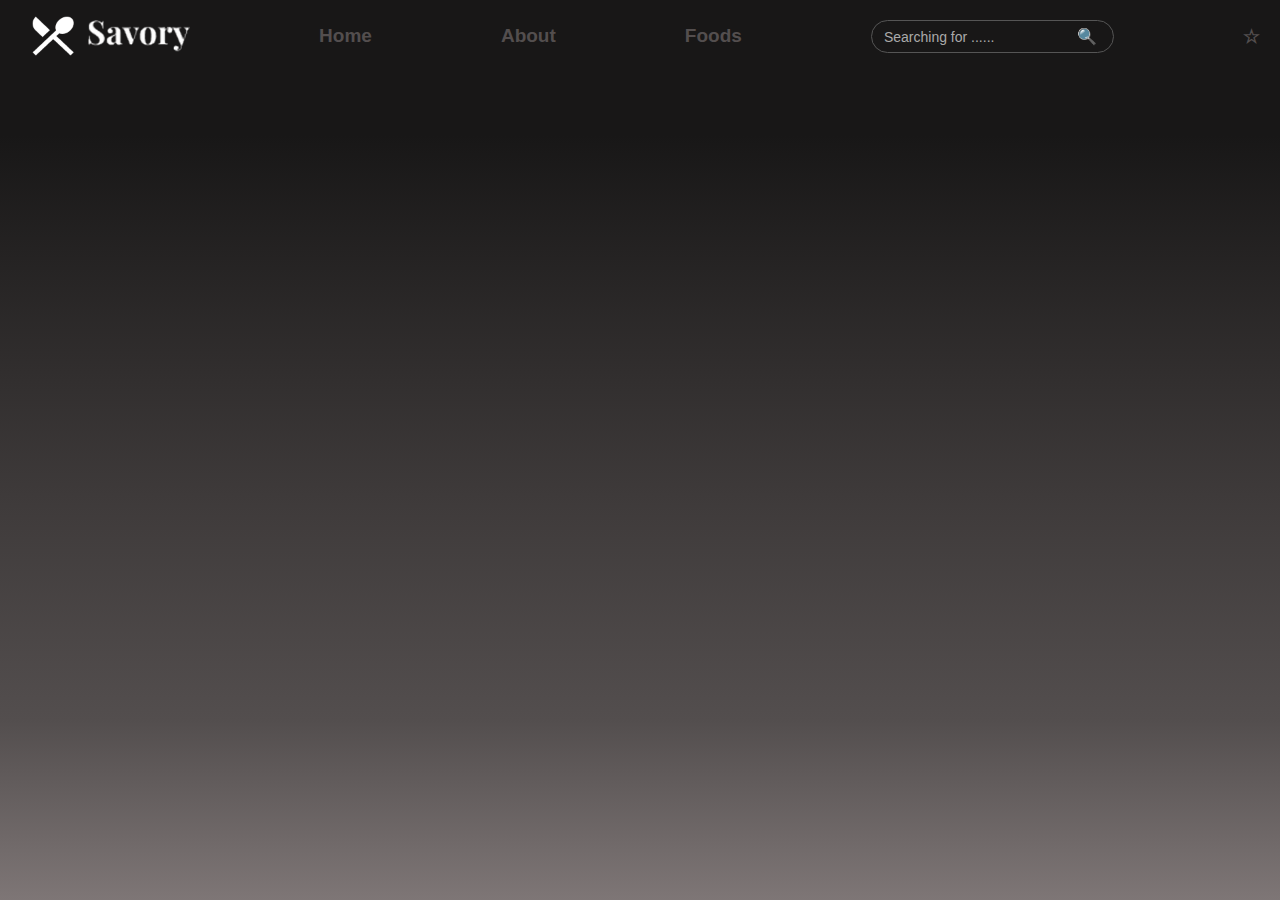
<file: index.html>
<!DOCTYPE html>
<html lang="ru">
  <head>
    <meta charset="UTF-8" />
    <title>Cooking</title>
    <link rel="stylesheet" href="style.css" />
  </head>
  <body>
    <div class="header">
      <img class="logo" src="/img/logo.png" />
      <a class="home" href="index.html">Home</a>
      <a class="about" href="about.html">About</a>
      <a class="foods" href="food.html">Foods</a>
      <div class="search-box">
        <input type="text" placeholder="Searching for ......" />
        <button class="search-btn">🔍</button>
      </div>
      <a class="star" href="favorites.html">☆</a>
    </div>
  </body>
</html>
</file>
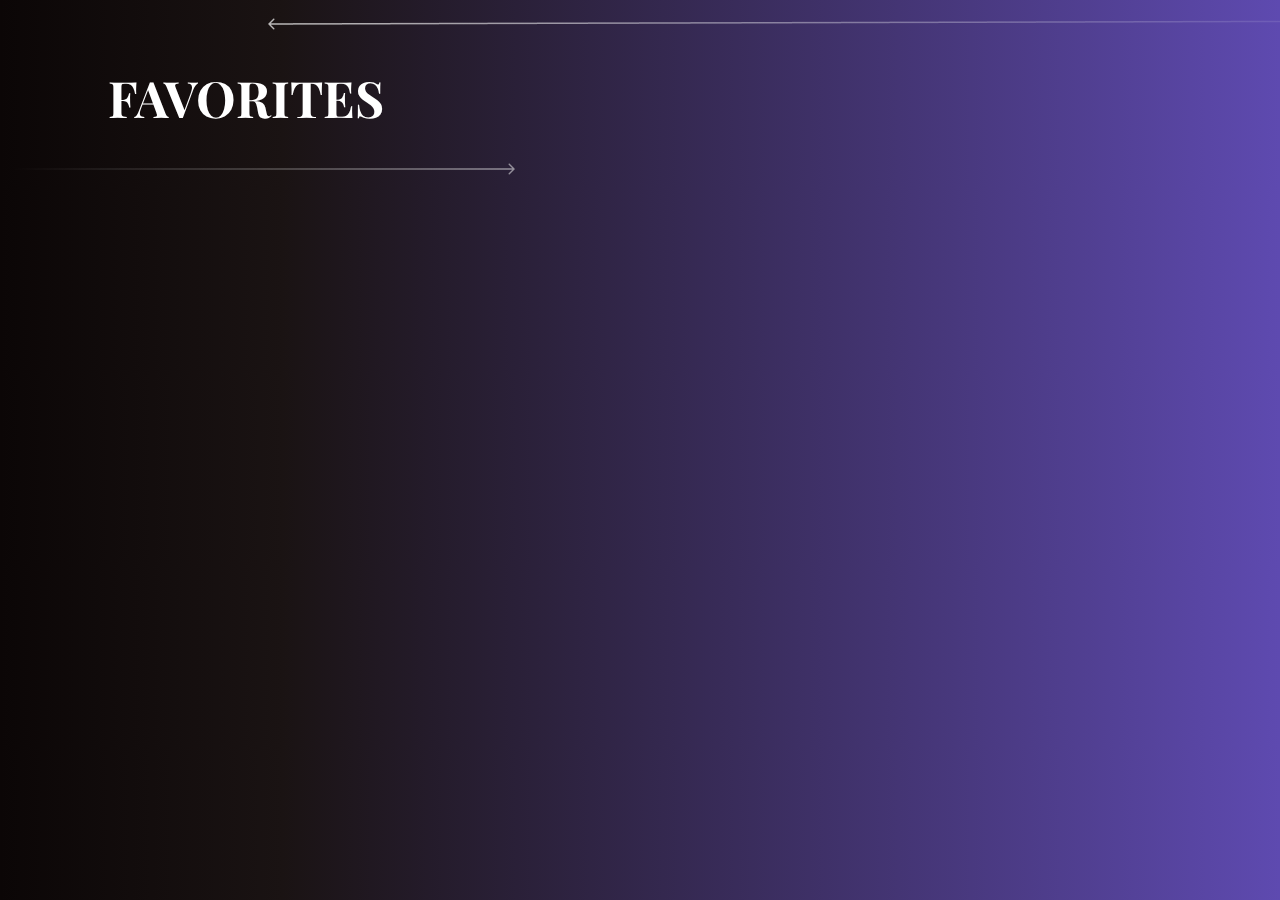
<file: favorites.html>
<!DOCTYPE html>
<html>
<head>
    <meta charset="UTF-8" />
    <title>favorites</title>
    <link rel="stylesheet" href="favorites.css" />
</head>
<body>
    <img class="arrow1" src="/img/arrow-1.png">
    <p>FAVORITES</p>
    <img class="arrow2" src="/img/arrow-2.png">

</body>
</html>
</file>
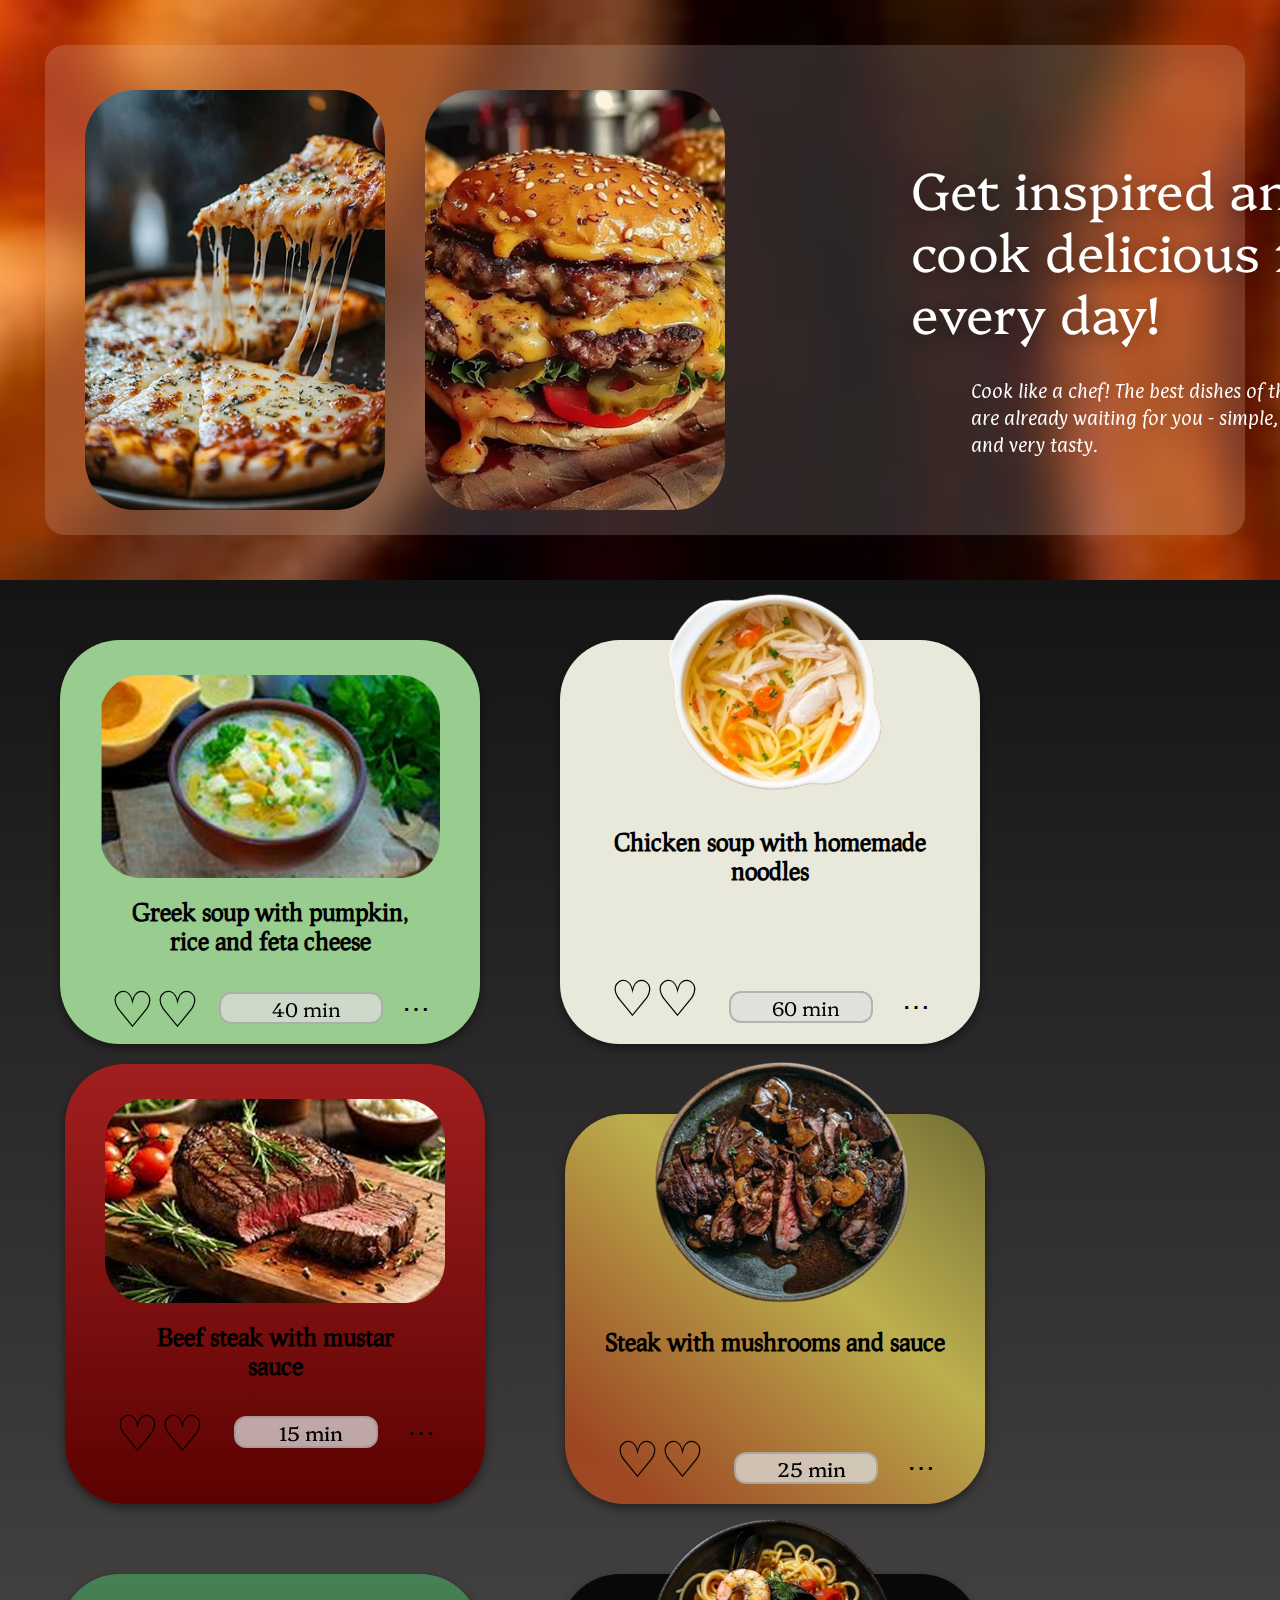
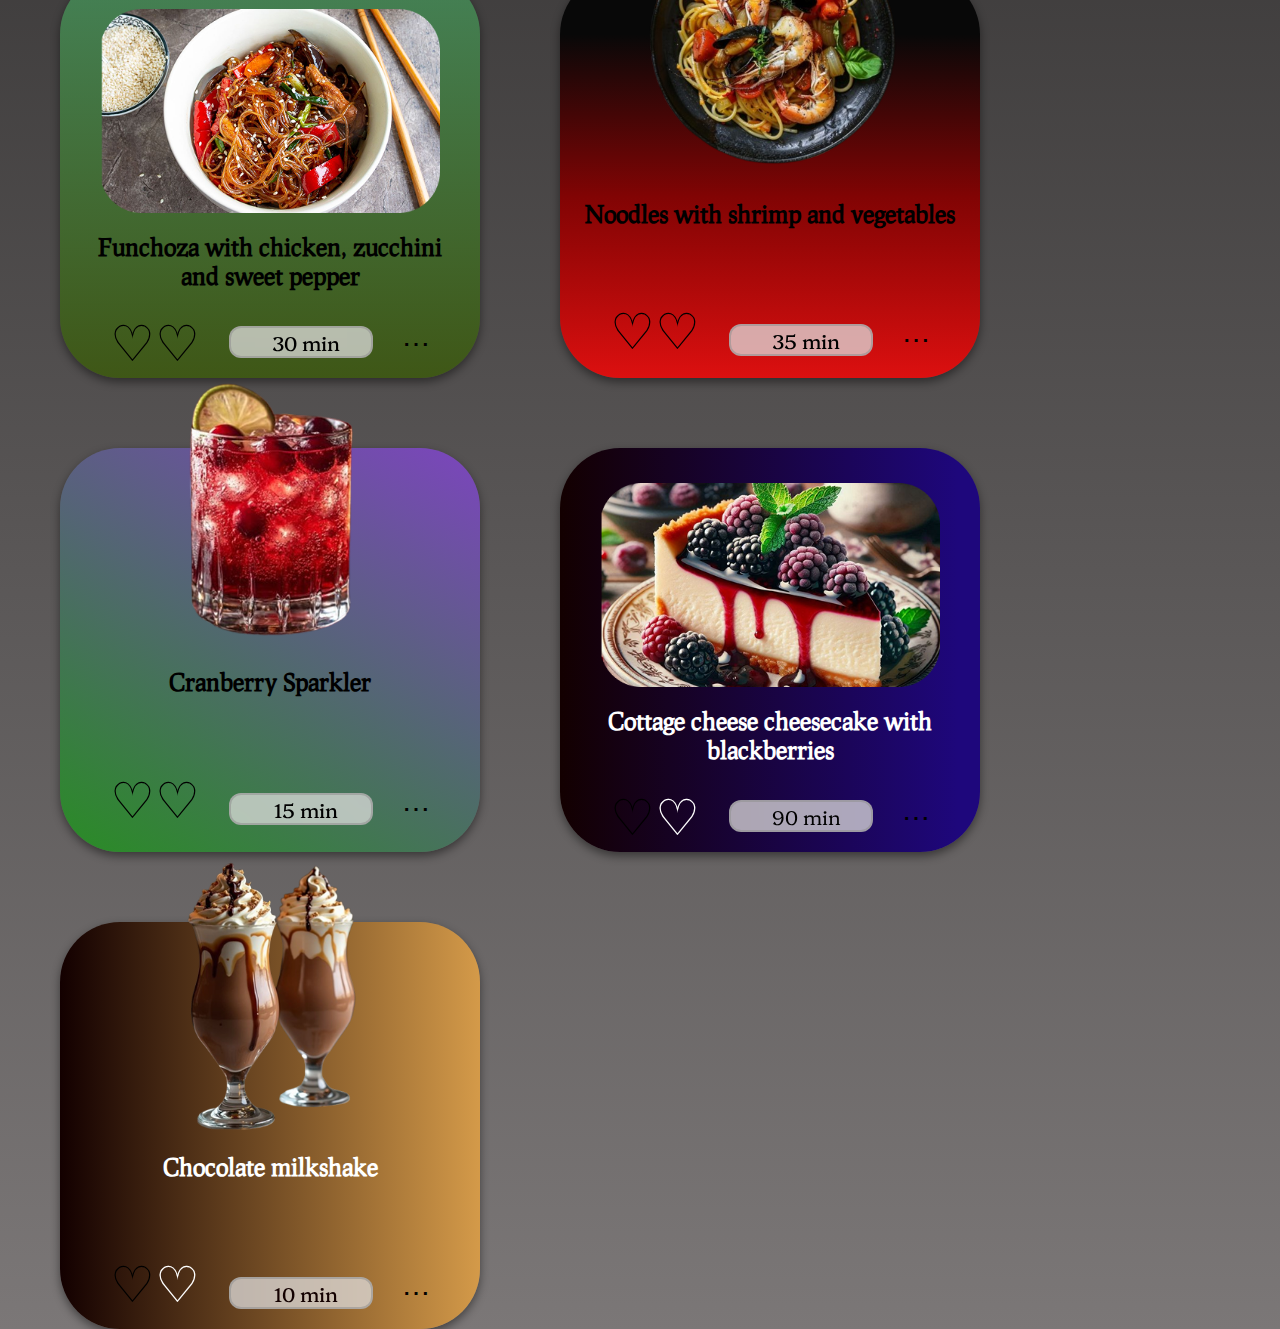
<file: food.html>
<!DOCTYPE html>
<html lang="ru">
  <head>
    <meta charset="UTF-8" />
    <title>food</title>
    <link rel="stylesheet" href="food.css" />
  </head>

  <body>
    <div class="container">
      <div class="blur-card">
        <div class="images">
          <img src="img/pizza-pc.png" alt="Pizza" />
          <img src="img/burger-pc.png" alt="Burger" />
        </div>
        <div class="text">
          <h1 class="promo">Get inspired and cook delicious food every day!</h1>
          <p class="lead">
            Cook like a chef! The best dishes of the day <br />are already
            waiting for you - simple, fast<br />
            and very tasty.
          </p>
        </div>
      </div>
    </div>
  </body>
  <div class="cards">
    <div class="card-one">
      <img class="img1" src="img/img 1(soup).png" />
      <h1>
        Greek soup with pumpkin,<br />
        rice and feta cheese
      </h1>
      <div class="card-footer1">
        <span class="heart">♡</span>
        <p class="button-1">40 min</p>
        <span class="dots">⋯</span>
      </div>
    </div>

    <div id="Modal1" class="modal">
      <div class="modal-content">
        <span class="close">&times;</span>
        <!-- Заголовок -->
        <h1 class="recipe-title">
          GREEK SOUP WITH PUMPKIN, RICE AND FETA CHEESE
        </h1>
        <!-- Контент -->
        <div class="recipe-body">
          <!-- Левая колонка -->
          <div class="ingredients">
            <h2>INGREDIENTS:</h2>
            <ul>
              <li>puff pastry – 1000g</li>
              <li>chicken fillet – 700g</li>
              <li>mushrooms – 700g</li>
              <li>onion – 1 pcs</li>
              <li>cheese – 250g</li>
              <li>butter – 100g</li>
            </ul>
          </div>
          <!-- Правая колонка (фото) -->
          <div class="recipe-image">
            <img
              src="img/img 1(soup).png"
              alt="Strudel with chicken and mushrooms"
            />
          </div>
        </div>
        <!-- Приготовление -->
        <div class="preparation">
          <h2>PREPARATION:</h2>
          <ol>
            <li>
              Chop the mushrooms and onions, salt them and fry in oil until
              golden brown. Let cool.
            </li>
            <li>
              Boil the chicken fillet in salted water, cut into small cubes and
              add to the mushrooms.
            </li>
            <li>
              Grate the cheese, mix with mushrooms and chicken. Add sour cream.
            </li>
            <li>Melt the butter and spread it around the dough.</li>
            <li>Wrap the dough into a roll, closing the edges.</li>
            <li>
              Bake in an oven preheated to 190 °C for 30–40 minutes until golden
              brown.
            </li>
          </ol>
        </div>
      </div>
    </div>

    <script src="food.js"></script>

    <div class="card-two">
      <img class="img2" src="img/img2.png" />
      <h1>
        Chicken soup with homemade<br />
        noodles
      </h1>
      <div class="card-footer2">
        <span class="heart">♡</span>
        <p class="button-2">60 min</p>
        <span class="dots">⋯</span>
      </div>
    </div>

    <div id="Modal2" class="modal">
      <div class="modal-content">
        <span class="close">&times;</span>

        <!-- Заголовок -->
        <h1 class="recipe-title">CHICKEN SOUP WITH HOMEMADE NOODLES</h1>

        <!-- Контент -->
        <div class="recipe-body">
          <!-- Левая колонка -->
          <div class="ingredients">
            <h2>INGREDIENTS:</h2>
            <ul>
              <li>onion – 2 pcs</li>
              <li>chicken – 800g</li>
              <li>celera – 2 pcs</li>
              <li>water – 1.5 liter of water</li>
              <li>green onion, parsley to taste*</li>
            </ul>
          </div>

          <!-- Правая колонка (фото) -->
          <div class="recipe-image2">
            <img src="img/img2.png" alt="CHICKEN SOUP WITH HOMEMADE NOODLES" />
          </div>
        </div>

        <!-- Приготовление -->
        <div class="preparation">
          <h2>PREPARATION:</h2>
          <ol>
            <li>
              Place the chicken, one onion, one carrot, and celery in a
              saucepan. Cover with water.
            </li>
            <li>
              Bring to a boil, simmer chicken broth for 1.5 hours with lid on.
            </li>
            <li>
              To prepare the noodles, beat 6 egg yolks and 1 egg with a whisk,
              adding salt and water.
            </li>
            <li>
              Place the dough on a board and knead for 8-10 minutes until
              smooth.
            </li>
            <li>
              Disassemble and lay out the noodles on a board and leave to dry
              for 20-30 minutes.
            </li>
            <li>
              Cut the second onion into cubes and the remaining carrots into
              strips.
            </li>
            <li>
              Add chopped carrots and onions to the broth. Add bay leaf,
              peppercorns and salt. Cook over low heat for 10 minutes.
            </li>
          </ol>
        </div>
      </div>
    </div>

    <div class="card-three">
      <img class="img3" src="img/img3.png" />
      <h1>
        Beef steak with mustar <br />
        sauce
      </h1>
      <div class="card-footer1">
        <span class="heart">♡</span>
        <p class="button-3">15 min</p>
        <span class="dots">⋯</span>
      </div>
    </div>
    
    <div id="Modal3" class="modal">
      <div class="modal-content">
        <span class="close">&times;</span>
        <h1 class="recipe-title">
          BEEF STEAK WITH MUSTAR SAUSE
        </h1>
        <div class="recipe-body">
          <div class="ingredients3">
            <h2>INGREDIENTS:</h2>
            <ul>
              <li>beef tenderloin – 450g</li>
              <li>sunflower oil – 3 tablespoons</li>
              <li>salt to taste</li>
              <li>mustard – 2 tablespoons</li>
              <li>garlic – 2 cloves</li>
              <li>cream 20-33% – 2 tbsp</li>
              <li>sugar – 1 tablespoons</li>
              <li>cilantro – 5 springs</li>
            </ul>
          </div>
          <div class="recipe-image">
            <img
              src="img/img3.png"
              alt="Strudel with chicken and mushrooms"
            />
          </div>
        </div>
        <!-- Приготовление -->
        <div class="preparation">
          <h2>PREPARATION:</h2>
          <ol>
            <li>
            Cut the meat across the grain into steaks 1-1.5 cm thick.
            </li>
            <li>
              Grease each piece of beef generously with vegetable oil and rub with salt and pepper.
            </li>
            <li>
              In a dry, very hot grill pan, fry the steaks for 4-5 minutes on each side. Turn off the heat and let the steaks "rest" in the pan for 3-4 minutes.
            </li>
            <li>
In a frying pan with heated sunflower oil , fry the garlic, sugar, soy sauce and mustard. Stir and simmer for 1 minute.</li>
            <li>Wrap the dough into a roll, closing the edges.</li>
            <li>
              Bake in an oven preheated to 190 °C for 30–40 minutes until golden
              brown.
            </li>
          </ol>
        </div>
      </div>
    </div>

    <div class="card-four">
      <img class="img4" src="img/img4.png" />
      <h1>Steak with mushrooms and sauce</h1>
      <div class="card-footer2">
        <span class="heart">♡</span>
        <p class="button-4">25 min</p>
        <span class="dots">⋯</span>
      </div>
    </div>

 <div id="Modal4" class="modal">
      <div class="modal-content">
        <span class="close">&times;</span>
        <h1 class="recipe-title">STEAK WITH MUSHROOMS AND SAUSE</h1>
        <div class="recipe-body">
          <div class="ingredients3">
            <h2>INGREDIENTS:</h2>
            <ul>
              <li>beef steak – 4 pcs</li>
              <li>salt – 0.5 pcs</li>
              <li>celera – 2 pcs</li>
              <li>garlic - 2 cloves</li>
              <li>sunflower oil</li>
              <li>balsamic vinegar - 2 tablespoons</li>      
              <li>mushrooms - 240g</li>
            </ul>
          </div>
          <div class="recipe-image4">
            <img src="img/img4.png" alt="STEAK WITH MUSHROOMS AND SAUSE" />
          </div>
        </div>
        <div class="preparation4">
          <h2>PREPARATION:</h2>
          <ol>
            <li>
              Place the chicken, one onion, one carrot, and celery in a
              saucepan. Cover with water.
            </li>
            <li>
              Bring to a boil, simmer chicken broth for 1.5 hours with lid on.
            </li>
            <li>
              To prepare the noodles, beat 6 egg yolks and 1 egg with a whisk,
              adding salt and water.
            </li>
            <li>
              Place the dough on a board and knead for 8-10 minutes until
              smooth.
            </li>
            <li>
              Disassemble and lay out the noodles on a board and leave to dry
              for 20-30 minutes.
            </li>
            <li>
              Cut the second onion into cubes and the remaining carrots into
              strips.
            </li>
            <li>
              Add chopped carrots and onions to the broth. Add bay leaf,
              peppercorns and salt. Cook over low heat for 10 minutes.
            </li>
          </ol>
        </div>
      </div>
    </div>

    <div class="card-five">
      <img class="img5" src="img/img5.png" />
      <h1>
        Funchoza with chicken, zucchini <br />
        and sweet pepper
      </h1>
      <div class="card-footer1">
        <span class="heart">♡</span>
        <p class="button-5">30 min</p>
        <span class="dots">⋯</span>
      </div>
    </div>

    <div id="Modal5" class="modal">
      <div class="modal-content">
        <span class="close">&times;</span>
        <h1 class="recipe-title">
          FUNCHOZA WITH CHICKEN, ZUCCHINI AND SWEET PEPPER
        </h1>
        <div class="recipe-body">
          <div class="ingredients3">
            <h2>INGREDIENTS:</h2>
            <ul>
              <li>Funchoza – 100g</li>
              <li>chicken fillet – 250g</li>
              <li>zucchini - 100g</li>
              <li>red bell pepper– 80g</li>
              <li>yellow bell pepper – 100g</li>
              <li>soy sause – 40 ml</li>
              <li>sunflower oil – 30 ml</li>
            </ul>
          </div>
          <div class="recipe-image">
            <img
              src="img/img5.png"
              alt="Funchoza with chicken, zucchini
        and sweet pepper"
            />
          </div>
        </div>
        <!-- Приготовление -->
        <div class="preparation">
          <h2>PREPARATION:</h2>
          <ol>
            <li>
            Rinse the chicken fillet and dry it with a paper towel. Cut the fillet into thin strips.
            </li>
            <li>
              Heat 1 tablespoon of oil in a deep frying pan or wok and add the chopped chicken meat. Pour in 20 ml of soy sauce.
            </li>
            <li>
              While the chicken is cooking, cut the zucchini into thin strips.
            </li>
            <li>
              Pour boiling water over the funchoza. Cover with a lid and leave for 4 minutes.
            </li>
            <li>Pour some vegetable oil into the frying pan, add chopped bell peppers, hot peppers and funchoza. Stir.</li>
            <li>
              Funchoza with chicken, zucchini and sweet pepper is ready to serve.
            </li>
          </ol>
        </div>
      </div>
    </div>

    <div class="card-six">
      <img class="img6" src="img/img6.png" />
      <h1>Noodles with shrimp and vegetables</h1>
      <div class="card-footer2">
        <span class="heart">♡</span>
        <p class="button-6">35 min</p>
        <span class="dots">⋯</span>
      </div>
    </div>

 <div id="Modal6" class="modal">
      <div class="modal-content">
        <span class="close">&times;</span>
        <h1 class="recipe-title">
        NOODLES WITH SHRIMP AND VEGETABLE
        </h1>
        <div class="recipe-body">
          <div class="ingredients3">
            <h2>INGREDIENTS:</h2>
            <ul>
              <li>funchoza – 100g</li>
              <li>chicken fillet – 250g</li>
              <li>zucchini - 100g</li>
              <li>red bell pepper– 80g</li>
              <li>yellow bell pepper – 100g</li>
              <li>soy sause – 40 ml</li>
              <li>sunflower oil – 30 ml</li>
            </ul>
          </div>
          <div class="recipe-image4">
            <img
              src="img/img6.png"
              alt="Funchoza with chicken, zucchini
        and sweet pepper"
            />
          </div>
        </div>
        <!-- Приготовление -->
        <div class="preparation4">
          <h2>PREPARATION:</h2>
          <ol>
            <li>
            Rinse the chicken fillet and dry it with a paper towel. Cut the fillet into thin strips.
            </li>
            <li>
              Heat 1 tablespoon of oil in a deep frying pan or wok and add the chopped chicken meat. Pour in 20 ml of soy sauce.
            </li>
            <li>
              While the chicken is cooking, cut the zucchini into thin strips.
            </li>
            <li>
              Pour boiling water over the funchoza. Cover with a lid and leave for 4 minutes.
            </li>
            <li>Pour some vegetable oil into the frying pan, add chopped bell peppers, hot peppers and funchoza. Stir.</li>
            <li>
              Funchoza with chicken, zucchini and sweet pepper is ready to serve.
            </li>
          </ol>
        </div>
      </div>
    </div>

    <div class="card-seven">
      <img class="img7" src="img/img7.png" />
      <h1>Cranberry Sparkler</h1>
      <div class="card-footer2">
        <span class="heart">♡</span>
        <p class="button-7">15 min</p>
        <span class="dots">⋯</span>
      </div>
    </div>
    <div class="card-eight">
      <img class="img8" src="img/img8.png" />
      <h1>Cottage cheese cheesecake with blackberries</h1>
      <div class="card-footer1">
        <span class="heart">♡</span>
        <p class="button-8">90 min</p>
        <span class="dots">⋯</span>
      </div>
    </div>
    <div class="card-nine">
      <img class="img9" src="img/img9.png" />
      <h1>Chocolate milkshake</h1>
      <div class="card-footer2">
        <span class="heart">♡</span>
        <p class="button-9">10 min</p>
        <span class="dots">⋯</span>
      </div>
    </div>
  </div>
</html>
</file>
<file: style.css>
@import url("https://fonts.googleapis.com/css2?family=Platypi:ital,wght@0,300..800;1,300..800&display=swap");
@import url("https://fonts.googleapis.com/css2?family=Paprika&display=swap");

body {
  margin: 0;
  background: linear-gradient(
    to bottom,
    #181717 15%,
    #3e3a3a 55%,
    #534e4e 80%,
    #7e7676 100%
  );
  min-height: 100vh;
  font-optical-sizing: auto;
  font-weight: 400;
  font-style: normal;
  font-variation-settings: "wdth" 100;
}

.logo {
  width: 170px;
}

header {
  position: sticky;
  top: 0;
  z-index: 100;
  background-color: #000;
}

.header {
  display: flex;
  align-items: center;
  justify-content: space-between;
  padding: 10px 20px;
  /* max-width: 1200px;
  margin: 0 auto; */
}

a {
  font-family: "Nata Sans", sans-serif;
  font-size: 19px;
  font-weight: bold;
  color: #534e4e;
  text-decoration: none;
  transition: 0.3s ease;
}

a:hover {
  color: rgba(255, 255, 255, 0.905);
  text-shadow: #ffffff;
  padding-bottom: 10px;
  text-shadow: 0 10px 25px rgb(255, 255, 255);
}

.search-box {
  background-color: transparent;
  border: 1px solid#555;
  border-radius: 65px;
  padding: 5px 10px;
  /* можно менять ширину */
}

.search-box input {
  background: transparent;
  border: none;
  outline: none;
  color: white;
  /* текст белый на темном фоне */
  font-size: 14px;
}

.search-box input::placeholder {
  color: #aaa;
  /* серый плейсхолдер */
}

.search-btn {
  background: none;
  border: none;
  cursor: pointer;
  font-size: 16px;
}

.heading {
  color: antiquewhite;
  font-weight: 500;
  margin-top: 120px;
  font-family: "Platypi", serif;
  margin-left: 50px;
  font-size: 42px;
}

.text {
  color: antiquewhite;
  font-weight: 300;
  font-family: "Paprika", system-ui;
  margin-top: 80px;
  margin-left: 90px;
  line-height: 1.7;
}

.picture {
  display: flex;
  flex-wrap: wrap;
  gap: 35px;
}

.soup {
  width: 300px;
  margin-left: 50%;
  margin-top: -410px;
}

.meat {
  width: 300px;
  margin-left: 73%;
  margin-top: -520px;
  height: 490px;
}

.picture2 {
  display: flex;
  gap: 35px;
  margin-left: 50px;
}

.soup2,
.pancake {
  width: 700px;
}

.cards {
  padding-top: 60px;
  display: flex;
  flex-wrap: wrap;
  justify-content: center;
  gap: 50px;
  margin-top: 60px;
}

.card-one {
  background-color: #e8e8db;
  width: 420px;
  border-radius: 60px;
  text-align: center;
  font-family: "Platypi", serif;
  font-size: 12px;
  font-weight: lighter;
  overflow: hidden;
  box-shadow: 0 4px 10px rgba(0, 0, 0, 0.452);
  transition: transform 0.3s ease, box-shadow 0.3s ease;
  cursor: pointer;
  height: 420px;
}

.img1 {
  width: 340px;
  margin-top: 35px;
}

.card-one:hover {
  transform: scale(1.01);
  box-shadow: 0 10px 25px rgb(104, 165, 92);
}

.button-1 {
  background-color: #d5d0d0;
  backdrop-filter: blur(10px);
  font-size: 20px;
  font-family: "Platypi", serif;
  border: 2px solid #91919193;
  width: 150px;
  border-radius: 12px;
  padding-left: 10px;
  padding: 10px;

  text-align: center;
  transition: background-color 0.5s ease, color 0.5s ease;
}

.button-1:hover {
  background-color: #649f64;
  color: #000;
}

.card-footer1 {
  display: flex;
  justify-content: space-between;
  align-items: center;
  margin: 0px 50px 0;
}

.heart {
  font-size: 50px;
  cursor: pointer;
}

.heart::before {
  content: "♡";
  transition: color 0.3s ease, transform 0.2s ease;
  color: black;
}

.heart:hover::before {
  content: "♥️";
  color: rgb(212, 207, 207);
  transform: scale(1.1);
}

.dots {
  font-size: 28px;
  cursor: pointer;
  transition: color 0.3s;
  color: black;
}

.card-two {
  background-color: #e8e8db;
  width: 420px;
  border-radius: 60px;
  font-family: "Platypi", serif;
  font-size: 12px;
  text-align: center;
  font-weight: lighter;
  box-shadow: 0 4px 10px rgba(0, 0, 0, 0.452);
  transition: transform 0.3s ease, box-shadow 0.3s ease;
  cursor: pointer;
  height: 420px;
}

.img2 {
  width: 275px;
  margin-top: -50px;
}

.button-2 {
  background-color: #d5d0d0;
  backdrop-filter: blur(10px);
  font-size: 20px;
  font-family: "Platypi", serif;
  border: 2px solid #91919193;
  width: 130px;
  border-radius: 12px;
  margin-top: 90px;
  padding: 10px;
  padding-left: 10px;
  text-align: center;
  transition: background-color 0.5s ease, color 0.5s ease;
}

.button-2:hover {
  background-color: #b0b2b0;
  color: #000;
}

.card-two:hover {
  transform: scale(1.01);
  box-shadow: 0 15px 30px rgb(255, 255, 255);
}

.card-footer2 {
  display: flex;
  justify-content: space-between;
  align-items: baseline;
  margin: 0px 50px 0;
  margin-top: -65px;
}

.card-three {
  background-color: #e8e8db;
  width: 420px;
  border-radius: 60px;
  font-family: "Platypi", serif;
  font-size: 12px;
  text-align: center;
  overflow: hidden;
  box-shadow: 0 4px 10px rgba(0, 0, 0, 0.452);
  transition: transform 0.3s ease, box-shadow 0.3s ease;
  cursor: pointer;
  height: 420px;
}

.img3 {
  width: 340px;
  margin-top: 35px;
}

.button-3:hover {
  background-color: #000000;
  color: #ffffff;
  border: #000000;
}

.card-three:hover {
  transform: scale(1.01);
  box-shadow: 0 15px 30px rgb(255, 0, 0);
}

.button-3 {
  background-color: #d5d0d0;
  backdrop-filter: blur(10px);
  font-size: 20px;
  font-family: "Platypi", serif;
  border: 2px solid #91919193;
  width: 130px;
  padding: 10px;
  border-radius: 12px;
  padding-left: 10px;
  text-align: center;
  transition: background-color 0.5s ease, color 0.5s ease;
}

.card-footer3 {
  display: flex;
  justify-content: space-between;
  align-items: baseline;
  margin: 0px 50px 0;
  margin-top: 40px;
}

.card-four {
  background-color: #e8e8db;
  width: 420px;
  margin-top: 50px;
  border-radius: 60px;
  font-family: "Platypi", serif;
  font-size: 12px;
  text-align: center;
  box-shadow: 0 4px 10px rgba(0, 0, 0, 0.452);
  transition: transform 0.3s ease, box-shadow 0.3s ease;
  cursor: pointer;
  height: 420px;
}

.img4 {
  width: 275px;
  margin-top: -70px;
}

.card-four:hover {
  transform: scale(1.01);
  box-shadow: 0 15px 30px rgb(255, 242, 0);
}

.button-4 {
  background-color: #d5d0d0;
  backdrop-filter: blur(10px);
  font-size: 20px;
  font-family: "Platypi", serif;
  border: 2px solid #91919193;
  width: 130px;
  padding: 10px;
  border-radius: 12px;
  padding-left: 10px;
  text-align: center;
  margin-top: 70px;
  transition: background-color 0.5s ease, color 0.5s ease;
}

.button-4:hover {
  background-color: #c0b250;
  color: #000;
}

.card-footer4 {
  display: flex;
  justify-content: space-between;
  align-items: baseline;
  margin: 0px 50px 0;
  margin-top: -80px;
}

.card-five {
  background-color: #e8e8db;
  width: 420px;
  border-radius: 60px;
  margin-top: 50px;
  font-family: "Platypi", serif;
  font-size: 12px;
  text-align: center;
  overflow: hidden;
  box-shadow: 0 4px 10px rgba(0, 0, 0, 0.452);
  transition: transform 0.3s ease, box-shadow 0.3s ease;
  cursor: pointer;
  height: 420px;
}

.img5 {
  width: 340px;
  margin-top: 35px;
}

.card-five:hover {
  transform: scale(1.01);
  box-shadow: 0 15px 30px rgb(35, 230, 45);
}

.button-5 {
  background-color: #d5d0d0;
  backdrop-filter: blur(10px);
  font-size: 20px;
  font-family: "Platypi", serif;
  border: 2px solid #91919193;
  width: 130px;
  padding: 10px;

  border-radius: 12px;
  padding-left: 10px;
  text-align: center;
  transition: background-color 0.5s ease, color 0.5s ease;
}

.button-5:hover {
  background-color: #389444;
  color: #000;
}

.card-footer5 {
  display: flex;
  justify-content: space-between;
  align-items: baseline;
  margin: 0px 50px 0;
  margin-top: -40px;
}

.card-six {
  background-color: #e8e8db;
  width: 420px;
  margin-top: 50px;
  border-radius: 60px;
  font-family: "Platypi", serif;
  font-size: 12px;
  text-align: center;
  box-shadow: 0 4px 10px rgba(0, 0, 0, 0.452);
  transition: transform 0.3s ease, box-shadow 0.3s ease;
  cursor: pointer;
  height: 420px;
}

.img6 {
  width: 275px;
  margin-top: -70px;
}

.card-six:hover {
  transform: scale(1.01);
  box-shadow: 0 15px 30px rgb(0, 0, 0);
}

.button-6 {
  background-color: #d5d0d0;
  backdrop-filter: blur(10px);
  font-size: 20px;
  font-family: "Platypi", serif;
  border: 2px solid #91919193;
  width: 130px;
  padding: 10px;

  border-radius: 12px;
  padding-left: 10px;
  text-align: center;
  margin-top: 80px;
  transition: background-color 0.5s ease, color 0.5s ease;
}

.button-6:hover {
  background-color: #000000;
  color: #ffffff;
  border: #000000;
}

.card-seven {
  background-color: #e8e8db;
  width: 420px;
  margin-top: 50px;
  border-radius: 60px;
  font-family: "Platypi", serif;
  font-size: 12px;
  text-align: center;
  box-shadow: 0 4px 10px rgba(0, 0, 0, 0.452);
  transition: transform 0.3s ease, box-shadow 0.3s ease;
  cursor: pointer;
  height: 420px;
}

.img7 {
  width: 200px;
  margin-top: -70px;
}

.card-seven:hover {
  transform: scale(1.01);
  box-shadow: 0 15px 30px rgb(166, 93, 255);
}

.button-7 {
  background-color: #d5d0d0;
  backdrop-filter: blur(10px);
  font-size: 20px;
  font-family: "Platypi", serif;
  border: 2px solid #91919193;
  width: 130px;
  padding: 10px;

  border-radius: 12px;
  padding-left: 10px;
  text-align: center;
  margin-top: 80px;
  transition: background-color 0.5s ease, color 0.5s ease;
}

.button-7:hover {
  background-color: #46b079;
  color: #000;
}

.card-eight {
  background-color: #e8e8db;
  width: 420px;
  border-radius: 60px;
  margin-top: 50px;
  font-family: "Platypi", serif;
  font-size: 12px;
  font-weight: lighter;
  text-align: center;
  overflow: hidden;
  box-shadow: 0 4px 10px rgba(0, 0, 0, 0.452);
  transition: transform 0.3s ease, box-shadow 0.3s ease;
  cursor: pointer;
  height: 420px;
}

.img8 {
  width: 340px;
  margin-top: 35px;
}

.card-eight:hover {
  transform: scale(1.01);
  box-shadow: 0 15px 30px rgb(45, 0, 223);
}

.button-8 {
  background-color: #d5d0d0;
  backdrop-filter: blur(10px);
  font-size: 20px;
  font-family: "Platypi", serif;
  border: 2px solid #91919193;
  width: 130px;
  padding: 10px;

  border-radius: 12px;
  padding-left: 10px;
  text-align: center;
  color: black;
  transition: background-color 0.5s ease, color 0.5s ease;
}

.button-8:hover {
  background-color: rgb(37, 37, 155);
  border: #22067c;
  color: #fff;
}

.card-nine {
  background-color: #e8e8db;
  width: 420px;
  margin-top: 50px;
  border-radius: 60px;
  font-family: "Platypi", serif;
  font-size: 12px;
  text-align: center;
  box-shadow: 0 4px 10px rgba(0, 0, 0, 0.452);
  transition: transform 0.3s ease, box-shadow 0.3s ease;
  cursor: pointer;
  height: 420px;
}

.img9 {
  width: 200px;
  margin-top: -70px;
}

.card-nine:hover {
  transform: scale(1.01);
  box-shadow: 0 15px 30px rgb(255, 106, 0);
}

.button-9 {
  background-color: #d5d0d0;
  backdrop-filter: blur(10px);
  font-size: 20px;
  font-family: "Platypi", serif;
  border: 2px solid #91919193;
  width: 130px;
  padding: 10px;

  border-radius: 12px;
  padding-left: 10px;
  text-align: center;
  margin-top: 80px;
  color: #130000;
  transition: background-color 0.5s ease, color 0.5s ease;
}

.button-9:hover {
  background-color: #ca9954;
  border: #ca9954;
  color: #000;
}

.card-ten {
  background-color: #e8e8db;
  width: 420px;
  margin-top: 50px;
  border-radius: 60px;
  font-family: "Prociono", serif;
  font-size: 12px;
  text-align: center;
  box-shadow: 0 4px 10px rgba(0, 0, 0, 0.452);
  transition: transform 0.3s ease, box-shadow 0.3s ease;
  cursor: pointer;
  height: 420px;
}

.img6 {
  width: 275px;
  margin-top: -70px;
}

.card-ten:hover {
  transform: scale(1.01);
  box-shadow: 0 15px 30px rgb(0, 0, 0);
}

.button-10 {
  background-color: #d5d0d0;
  backdrop-filter: blur(10px);
  font-size: 20px;
  font-family: "Platypi", serif;
  border: 2px solid #91919193;
  width: 130px;
  padding: 10px;
  border-radius: 12px;
  padding-left: 10px;
  text-align: center;
  margin-top: 20px;
  transition: background-color 0.5s ease, color 0.5s ease;
}

.button-10:hover {
  background-color: #000000;
  color: #ffffff;
  border: #000000;
}

.card-eleven {
  background-color: #e8e8db;
  width: 420px;
  margin-top: 50px;
  border-radius: 60px;
  font-family: "Prociono", serif;
  font-size: 12px;
  text-align: center;
  box-shadow: 0 4px 10px rgba(0, 0, 0, 0.452);
  transition: transform 0.3s ease, box-shadow 0.3s ease;
  cursor: pointer;
  height: 420px;
}

.img7 {
  width: 200px;
  margin-top: -70px;
}

.card-eleven:hover {
  transform: scale(1.01);
  box-shadow: 0 15px 30px rgb(166, 93, 255);
}

.button-11 {
  background-color: #d5d0d0;
  backdrop-filter: blur(10px);
  font-size: 20px;
  font-family: "Platypi", serif;
  border: 2px solid #91919193;
  width: 130px;
  padding: 10px;

  border-radius: 12px;
  padding-left: 10px;
  text-align: center;
  margin-top: 130px;
  transition: background-color 0.5s ease, color 0.5s ease;
}

.button-11:hover {
  background-color: #46b079;
  color: #000;
}

.card-twelve {
  background-color: #e8e8db;
  width: 420px;
  border-radius: 60px;
  margin-top: 50px;
  font-family: "Prociono", serif;
  font-size: 12px;
  font-weight: lighter;
  text-align: center;
  overflow: hidden;
  box-shadow: 0 4px 10px rgba(0, 0, 0, 0.452);
  transition: transform 0.3s ease, box-shadow 0.3s ease;
  cursor: pointer;
  height: 420px;
}

.img8 {
  width: 340px;
  margin-top: 35px;
}

.card-twelve:hover {
  transform: scale(1.01);
  box-shadow: 0 15px 30px rgb(45, 0, 223);
}

.button-12 {
  background-color: #d5d0d0;
  backdrop-filter: blur(10px);
  font-size: 20px;
  font-family: "Platypi", serif;
  border: 2px solid #91919193;
  width: 130px;
  padding: 10px;
  border-radius: 12px;
  padding-left: 10px;
  text-align: center;
  margin-top: 50px;
  color: black;
  transition: background-color 0.5s ease, color 0.5s ease;
}

.button-12:hover {
  background-color: rgb(37, 37, 155);
  border: #22067c;
  color: #fff;
}

.card-thirteen {
  background-color: #e8e8db;
  width: 420px;
  margin-top: 50px;
  border-radius: 60px;
  font-family: "Prociono", serif;
  font-size: 12px;
  text-align: center;
  box-shadow: 0 4px 10px rgba(0, 0, 0, 0.452);
  transition: transform 0.3s ease, box-shadow 0.3s ease;
  cursor: pointer;
  height: 420px;
}

.card-thirteen:hover {
  transform: scale(1.01);
  box-shadow: 0 15px 30px rgb(4, 255, 150);
}

.button-13 {
  background-color: #d5d0d0;
  backdrop-filter: blur(10px);
  font-size: 20px;
  font-family: "Platypi", serif;
  border: 2px solid #91919193;
  width: 130px;
  padding: 10px;
  border-radius: 12px;
  padding-left: 10px;
  text-align: center;
  margin-top: 120px;
  color: #130000;
  transition: background-color 0.5s ease, color 0.5s ease;
}

.button-13:hover {
  background-color: #54caba;
  border: #ca9954;
  color: #000;
}

.card-fourteen {
  background-color: #e8e8db;
  width: 420px;
  margin-top: 50px;
  border-radius: 60px;
  font-family: "Prociono", serif;
  font-size: 12px;
  text-align: center;
  box-shadow: 0 4px 10px rgba(0, 0, 0, 0.452);
  transition: transform 0.3s ease, box-shadow 0.3s ease;
  cursor: pointer;
  height: 420px;
  margin-bottom: 25px;
}

.card-fourteen:hover {
  transform: scale(1.01);
  box-shadow: 0 15px 30px rgb(255, 0, 212);
}

.button-14 {
  background-color: #d5d0d0;
  backdrop-filter: blur(10px);
  font-size: 20px;
  font-family: "Platypi", serif;
  border: 2px solid #91919193;
  width: 130px;
  padding: 10px;
  border-radius: 12px;
  padding-left: 10px;
  text-align: center;
  margin-top: 30px;
  color: #130000;
  transition: background-color 0.5s ease, color 0.5s ease;
}
.button-14:hover {
  background-color: #5468ca;
  border: #ca9954;
  color: #000;
}
.card-fiveteen {
  background-color: #e8e8db;
  width: 420px;
  margin-top: 50px;
  border-radius: 60px;
  font-family: "Prociono", serif;
  font-size: 12px;
  text-align: center;
  box-shadow: 0 4px 10px rgba(0, 0, 0, 0.452);
  transition: transform 0.3s ease, box-shadow 0.3s ease;
  cursor: pointer;
  height: 420px;
}

.card-fiveteen:hover {
  transform: scale(1.01);
  box-shadow: 0 15px 30px rgb(195, 255, 0);
}

.button-15 {
  background-color: #d5d0d0;
  backdrop-filter: blur(10px);
  font-size: 20px;
  font-family: "Platypi", serif;
  border: 2px solid #91919193;
  width: 130px;
  padding: 10px;
  border-radius: 12px;
  padding-left: 10px;
  text-align: center;
  margin-top: 80px;
  color: #130000;
  transition: background-color 0.5s ease, color 0.5s ease;
}
.button-15:hover {
  background-color: #9041b3;
  border: #ca9954;
  color: #000;
}

/* Модалка */
.modal {
  display: none;
  position: fixed;
  inset: 0;
  background: rgba(0, 0, 0, 0.7);
  z-index: 1000;
  justify-content: center;
  align-items: center;
  padding: 20px;
}

.modal.show {
  display: flex;
}

/* Окно */
.modal-content {
  background: #fff;
  border-radius: 12px;
  padding: 20px 30px;
  max-width: 900px;
  width: 100%;
  max-height: 90vh;
  overflow-y: auto;
  position: relative;
  margin: auto;
  margin-top: 100px;
}

.close {
  position: absolute;
  right: 10px;
  top: 3px;
  font-size: 35px;
  cursor: pointer;
}

.recipe-title {
  text-align: center;
  background: #000;
  color: #fff;
  text-align: center;
  padding: 12px;
  border-radius: 8px;
  margin-bottom: 20px;
  font-size: 22px;
}

.recipe-body1 {
  display: flex;
  justify-content: space-between;
  margin-bottom: 110px;
}

.recipe-body {
  display: flex;
  justify-content: space-between;
  margin-bottom: 35px;
}

.ingredients {
  flex: 1;
}

.ingredients h2 {
  font-size: 21px;
  margin-top: -10px;
}

.ingredients ul {
  margin-top: -20px;
  font-size: 17px;
  list-style: disc inside;
  line-height: 2;
}

.recipe-image img {
  max-width: 400px;
  margin-right: 30px;
  border-radius: 12px;
}

.preparation h2 {
  color: #800000;
  font-weight: bold;
  text-align: center;
  margin-top: -30px;
  margin-bottom: -20px;
}

.preparation ol {
  padding-left: 18px;
  line-height: 1.5;
}

.recipe-image2 img {
  max-width: 320px;
  margin-right: 30px;
  margin-top: 5px;
  border-radius: 12px;
}

h3 {
  margin-top: -4px;
  margin-bottom: -8px;
  font-size: 18px;
  color: #5b0101;
}

.ingredients3 ul {
  margin-top: -10px;
  font-size: 16px;
  list-style: disc inside;
  line-height: 1.5;
}

.ingredients3 h2 {
  margin-top: 10px;
}

.preparation4 h2 {
  color: #800000;
  font-weight: bold;
  text-align: center;
  margin-top: -60px;
  margin-bottom: -20px;
}

.preparation4 {
  line-height: 1.6;
}

.recipe-image4 img {
  max-width: 320px;
  margin-right: 30px;
  margin-top: -25px;
  border-radius: 12px;
}

.recipe-image5 img {
  max-width: 250px;
  margin-right: 30px;
  margin-top: -25px;
  border-radius: 12px;
}

.preparation5 h2 {
  color: #800000;
  font-weight: bold;
  text-align: center;
  margin-top: -150px;
  margin-bottom: -20px;
}

.preparation5 {
  line-height: 1.6;
}
</file>
<file: favorites.css>
@import url('https://fonts.googleapis.com/css2?family=Playfair+Display:ital,wght@0,400..900;1,400..900&display=swap');
body{
    background: linear-gradient(
    to right,
    #0B0606 0%,
    #1A1313 22%,
    #5E4AB0 100%
  );
}

.arrow1{
    margin-left: 260px;
    margin-top: 10px;
}

.arrow2{

}

p{
    color: white;
    margin-top: 30px;
    margin-bottom: 30px;
    font-weight: bold;
    margin-left: 100px;
    font-size: 50px;
    font-family: "Playfair Display", serif;
}
</file>
<file: food.css>
@import url("https://fonts.googleapis.com/css2?family=Platypi:ital,wght@0,300..800;1,300..800&display=swap");
@import url("https://fonts.googleapis.com/css2?family=Paprika&display=swap");
@import url("https://fonts.googleapis.com/css2?family=Prociono&display=swap");
@import url('https://fonts.googleapis.com/css2?family=Playfair+Display:ital,wght@0,400..900;1,400..900&display=swap');


body {
  margin: 0;
  font-family: "Georgia", serif;
  background: url("img/pizza.png") center/cover no-repeat;
  min-height: auto;
}

.logo {
  width: 170px;
  margin-top: 15px;
  margin-left: 10px;
}

.header {
  display: flex;
  background-color: #000;
  margin-bottom: 15px;
  padding-bottom: 20px;
}

a {
  font-family: "Nata Sans", sans-serif;
  font-size: 19px;
  font-weight: bold;
  color: #534e4e;
  text-decoration: none;
  transition: 0.3s ease;

}

.home {
  margin-left: 250px;
  margin-top: 30px;
  justify-content: flex-start;
}

a:hover {
  color: rgba(255, 255, 255, 0.905);
  text-shadow: #ffffff;
  padding-bottom: 10px;
  text-shadow: 0 10px 25px rgb(255, 255, 255);
}


.about,
.foods {
  margin-left: 110px;
  margin-top: 30px;
}

.search-box {
  display: flex;
  margin-left: 140px;
  background-color: transparent;
  border: 1px solid#555;
  border-radius: 65px;
  padding: 5px 10px;
  margin-top: 25px;
  width: 420px;
  /* можно менять ширину */
}

.search-box input {
  flex: 1;
  background: transparent;
  border: none;
  outline: none;
  color: white;
  /* текст белый на темном фоне */
  font-size: 14px;
  padding-left: 10px;
}

.search-box input::placeholder {
  color: #aaa;
  /* серый плейсхолдер */
}

.search-btn {
  background: none;
  border: none;
  cursor: pointer;
  font-size: 16px;
}

.star {
  color: white;
  margin-left: 40px;
  margin-top: 15px;
  font-size: 40px;
  font-weight: normal;
}


.heading {
  color: antiquewhite;
  font-weight: 500;
}

.text {
  color: antiquewhite;
  font-weight: 300;
}

.container {
  display: flex;
  padding: 45px;
}

.blur-card {
  display: flex;
  width: 1400px;
  height: 450px;
  background: rgba(255, 255, 255, 0.15);
  backdrop-filter: blur(10px);
  border-radius: 20px;
  padding: 20px;
}

.images img {
  display: flex;
  flex-direction: row;
  justify-content: space-between;
  width: 300px;
  height: 420px;
  margin-top: 25px;
  margin-left: 20px;
  object-fit: cover;
  border-radius: 50px;
}

.images {
  display: flex;
  gap: 20px;
}

.text {
  flex: 1;
  color: white;
  display: flex;
  flex-direction: column;
  justify-content: center;
  max-width: 350px;
  margin-left: 16%;
  min-width: 500px;
}

.promo {
  font-family: "Platypi", serif;
  font-weight: lighter;
  line-height: 1.2;
  font-size: clamp(28px, 5.4vw, 52px);
  text-shadow: 0 6px 18px rgba(0, 0, 0, 0.45);
  transition: text-shadow 0.5s ease;
}

.promo:hover {
  text-shadow: 0 5px 25px rgb(255, 255, 255);
}

.lead {
  margin: 0;
  margin-left: 60px;
  font-size: 16px;
  line-height: 1.7;
  font-family: "Paprika", system-ui;
}

.cards {
  background: linear-gradient(#151414, #7b7777);
  padding-top: 60px;
  display: flex;
  flex-wrap: wrap;
  gap: 20px;
}

.card-one {
  background-color: #98cd8f;
  width: 420px;
  margin-left: 60px;
  border-radius: 60px;
  text-align: center;
  font-family: "Prociono", serif;
  font-size: 12px;
  font-weight: lighter;
  overflow: hidden;
  box-shadow: 0 4px 10px rgba(0, 0, 0, 0.452);
  transition: transform 0.3s ease, box-shadow 0.3s ease;
  cursor: pointer;
}

.img1 {
  width: 340px;
  margin-top: 35px;
}

.card-one:hover {
  transform: scale(1.01);
  box-shadow: 0 10px 25px rgb(104, 165, 92);
}

.button-1 {
  background-color: #deddddc0;
  backdrop-filter: blur(10px);
  font-size: 20px;
  font-family: "Platypi", serif;
  border: 2px solid #91919193;
  width: 150px;
  border-radius: 12px;
  padding-left: 10px;
  text-align: center;
  transition: background-color 0.5s ease, color 0.5s ease;

}

.button-1:hover {
  background-color: #649f64;
  color: #000;

}


.card-footer1 {
  display: flex;
  justify-content: space-between;
  align-items: center;
  margin: 0px 50px 0;
}

.heart {
  font-size: 50px;
  cursor: pointer;
}

.heart::before {
  content: "♡";
  transition: color 0.3s ease, transform 0.2s ease;
  color: black;
}

.heart:hover::before {
  content: "♥";
  color: rgb(212, 207, 207);
  transform: scale(1.1);
}

.dots {
  font-size: 28px;
  cursor: pointer;
  transition: color 0.3s;
  color: black;

}

.card-two {
  background-color: #e8e8db;
  width: 420px;
  margin-left: 60px;
  border-radius: 60px;
  font-family: "Prociono", serif;
  font-size: 12px;
  text-align: center;
  font-weight: lighter;
  box-shadow: 0 4px 10px rgba(0, 0, 0, 0.452);
  transition: transform 0.3s ease, box-shadow 0.3s ease;
  cursor: pointer;

}

.img2 {
  width: 275px;
  margin-top: -50px;
}

.button-2 {
  background-color: #deddddc0;
  backdrop-filter: blur(10px);
  font-size: 20px;
  font-family: "Platypi", serif;
  border: 2px solid #91919193;
  width: 130px;
  border-radius: 12px;
  margin-top: 90px;
  padding-left: 10px;
  text-align: center;
  transition: background-color 0.5s ease, color 0.5s ease;

}

.button-2:hover {
  background-color: #b0b2b0;
  color: #000;

}

.card-two:hover {
  transform: scale(1.01);
  box-shadow: 0 15px 30px rgb(255, 255, 255);
}

.card-footer2 {
  display: flex;
  justify-content: space-between;
  align-items: baseline;
  margin: 0px 50px 0;
}

.card-three {
  background: linear-gradient(#c01c1cca, #5b0101);
  width: 420px;
  margin-left: 65px;
  border-radius: 60px;
  font-family: "Prociono", serif;
  font-size: 12px;
  text-align: center;
  overflow: hidden;
  box-shadow: 0 4px 10px rgba(0, 0, 0, 0.452);
  transition: transform 0.3s ease, box-shadow 0.3s ease;
  cursor: pointer;

}

.img3 {
  width: 340px;
  margin-top: 35px;
}

.button-3:hover {
  background-color: #000000;
  color: #ffffff;
  border: #000000;

}

.card-three:hover {
  transform: scale(1.01);
  box-shadow: 0 15px 30px rgb(255, 0, 0);
}

.button-3 {
  background-color: #deddddc0;
  backdrop-filter: blur(10px);
  font-size: 20px;
  font-family: "Platypi", serif;
  border: 2px solid #91919193;
  width: 130px;
  border-radius: 12px;
  padding-left: 10px;
  text-align: center;
  transition: background-color 0.5s ease, color 0.5s ease;

}

.card-four {
  background: linear-gradient(220deg,
      rgb(185, 179, 63, 0.5) 0%,
      #bcaf4e 40%,
      rgba(255, 85, 13, 0.5) 90%);
  width: 420px;
  margin-left: 60px;
  margin-top: 50px;
  border-radius: 60px;
  font-family: "Prociono", serif;
  font-size: 12px;
  text-align: center;
  box-shadow: 0 4px 10px rgba(0, 0, 0, 0.452);
  transition: transform 0.3s ease, box-shadow 0.3s ease;
  cursor: pointer;

}

.img4 {
  width: 275px;
  margin-top: -70px;
}

.card-four:hover {
  transform: scale(1.01);
  box-shadow: 0 15px 30px rgb(255, 242, 0);
}

.button-4 {
  background-color: #deddddc0;
  backdrop-filter: blur(10px);
  font-size: 20px;
  font-family: "Platypi", serif;
  border: 2px solid #91919193;
  width: 130px;
  border-radius: 12px;
  padding-left: 10px;
  text-align: center;
  margin-top: 80px;
  transition: background-color 0.5s ease, color 0.5s ease;
}

.button-4:hover {
  background-color: #c0b250;
  color: #000;
}

.card-five {
  background: linear-gradient(rgb(70, 158, 96, 0.7), rgb(58, 89, 8, 0.8));
  width: 420px;
  margin-left: 60px;
  border-radius: 60px;
  margin-top: 50px;
  font-family: "Prociono", serif;
  font-size: 12px;
  text-align: center;
  overflow: hidden;
  box-shadow: 0 4px 10px rgba(0, 0, 0, 0.452);
  transition: transform 0.3s ease, box-shadow 0.3s ease;
  cursor: pointer;
}

.img5 {
  width: 340px;
  margin-top: 35px;
}

.card-five:hover {
  transform: scale(1.01);
  box-shadow: 0 15px 30px rgb(35, 230, 45);
}

.button-5 {
  background-color: #deddddc0;
  backdrop-filter: blur(10px);
  font-size: 20px;
  font-family: "Platypi", serif;
  border: 2px solid #91919193;
  width: 130px;
  border-radius: 12px;
  padding-left: 10px;
  text-align: center;
  transition: background-color 0.5s ease, color 0.5s ease;
}

.button-5:hover {
  background-color: #389444;
  color: #000;
}

.card-six {
  background: linear-gradient(to bottom,
      rgb(8, 8, 8) 15%,
      rgb(129, 4, 4) 55%,
      rgb(255, 0, 0, 0.8) 100%);
  width: 420px;
  margin-left: 60px;
  margin-top: 50px;
  border-radius: 60px;
  font-family: "Prociono", serif;
  font-size: 12px;
  text-align: center;
  box-shadow: 0 4px 10px rgba(0, 0, 0, 0.452);
  transition: transform 0.3s ease, box-shadow 0.3s ease;
  cursor: pointer;

}

.img6 {
  width: 275px;
  margin-top: -70px;
}

.card-six:hover {
  transform: scale(1.01);
  box-shadow: 0 15px 30px rgb(0, 0, 0);
}

.button-6 {
  background-color: #deddddc0;
  backdrop-filter: blur(10px);
  font-size: 20px;
  font-family: "Platypi", serif;
  border: 2px solid #91919193;
  width: 130px;
  border-radius: 12px;
  padding-left: 10px;
  text-align: center;
  margin-top: 80px;
  transition: background-color 0.5s ease, color 0.5s ease;

}

.button-6:hover {
  background-color: #000000;
  color: #ffffff;
  border: #000000;
}

.card-seven {
  background: linear-gradient(-150deg,
      #7c45be 0%,
      #1a9615cc 100%);
  width: 420px;
  margin-left: 60px;
  margin-top: 50px;
  border-radius: 60px;
  font-family: "Prociono", serif;
  font-size: 12px;
  text-align: center;
  box-shadow: 0 4px 10px rgba(0, 0, 0, 0.452);
  transition: transform 0.3s ease, box-shadow 0.3s ease;
  cursor: pointer;

}

.img7 {
  width: 200px;
  margin-top: -70px;
}

.card-seven:hover {
  transform: scale(1.01);
  box-shadow: 0 15px 30px rgb(166, 93, 255);
}

.button-7 {
  background-color: #deddddc0;
  backdrop-filter: blur(10px);
  font-size: 20px;
  font-family: "Platypi", serif;
  border: 2px solid #91919193;
  width: 130px;
  border-radius: 12px;
  padding-left: 10px;
  text-align: center;
  margin-top: 80px;
  transition: background-color 0.5s ease, color 0.5s ease;

}

.button-7:hover {
  background-color: #46b079;
  color: #000;
}

.card-eight {
  background: linear-gradient(to left,
      rgb(30, 7, 124) 5%,
      rgb(19, 0, 0) 100%);
  width: 420px;
  margin-left: 60px;
  border-radius: 60px;
  margin-top: 50px;
  font-family: "Prociono", serif;
  font-size: 12px;
  font-weight: lighter;
  text-align: center;
  color: white;
  overflow: hidden;
  box-shadow: 0 4px 10px rgba(0, 0, 0, 0.452);
  transition: transform 0.3s ease, box-shadow 0.3s ease;
  cursor: pointer;
}

.img8 {
  width: 340px;
  margin-top: 35px;
}

.card-eight:hover {
  transform: scale(1.01);
  box-shadow: 0 15px 30px rgb(45, 0, 223);
}

.button-8 {
  background-color: #deddddc0;
  backdrop-filter: blur(10px);
  font-size: 20px;
  font-family: "Platypi", serif;
  border: 2px solid #91919193;
  width: 130px;
  border-radius: 12px;
  padding-left: 10px;
  text-align: center;
  color: black;
  transition: background-color 0.5s ease, color 0.5s ease;

}

.button-8:hover {
  background-color: rgb(37, 37, 155);
  border: #22067c;
  color: #fff;
}

.card-nine {
  background: linear-gradient(to left,
      #D49A49 0%,
      #130000 100%);
  width: 420px;
  margin-left: 60px;
  margin-top: 50px;
  border-radius: 60px;
  font-family: "Prociono", serif;
  font-size: 12px;
  text-align: center;
  color: white;
  box-shadow: 0 4px 10px rgba(0, 0, 0, 0.452);
  transition: transform 0.3s ease, box-shadow 0.3s ease;
  cursor: pointer;
}

.img9 {
  width: 200px;
  margin-top: -70px;
}

.card-nine:hover {
  transform: scale(1.01);
  box-shadow: 0 15px 30px rgb(255, 106, 0);
}

.button-9 {
  background-color: #deddddc0;
  backdrop-filter: blur(10px);
  font-size: 20px;
  font-family: "Platypi", serif;
  border: 2px solid #91919193;
  width: 130px;
  border-radius: 12px;
  padding-left: 10px;
  text-align: center;
  margin-top: 80px;
  color: #130000;
  transition: background-color 0.5s ease, color 0.5s ease;

}

.button-9:hover {
  background-color: #ca9954;
  border: #ca9954;
  color: #000;
}

/* Модалка */
.modal {
  display: none;
  position: fixed;
  inset: 0;
  background: rgba(0, 0, 0, 0.7);
  z-index: 1000;
  justify-content: center;
  align-items: center;
  overflow-y: auto;
}

.modal.show {
  display: flex;
}

/* Окно */
.modal-content {
  background: #fff;
  border-radius: 12px;
  padding: 20px 30px;
  max-width: 900px;
  font-family: "Platypi";
  width: 100%;
  margin-top: 50px;
  margin-left: 20%;
  background-color: rgba(169, 168, 168, 0.8);
  color: #000;
  position: relative;
}

.close {
  position: absolute;
  right: 10px;
  top: -20px;
  font-size: 35px;
  cursor: pointer;
}

.recipe-title {
  text-align: center;
  background: #000;
  color: #fff;
  text-align: center;
  padding: 12px;
  border-radius: 8px;
  margin-bottom: 20px;
  font-size: 22px;
}

.recipe-body {
  display: flex;
  justify-content: space-between;
  */ margin-bottom: 20px;
}

.ingredients {
  flex: 1;
}

.ingredients h2 {
  font-size: 21px;
  margin-top: -10px;
}

.ingredients ul {
  margin-top: -20px;
  font-size: 17px;
  list-style: disc inside;
  line-height: 2;
}

.recipe-image img {
  max-width: 400px;
  margin-right: 30px;
  border-radius: 12px;
}

.preparation h2 {
  color: #800000;
  font-weight: bold;
  text-align: center;
  margin-top: -30px;
  margin-bottom: -20px;
}

.preparation ol {
  padding-left: 18px;
  line-height: 1.5;
}

.recipe-image2 img {
  max-width: 320px;
  margin-right: 30px;
  margin-top: 5px;
  border-radius: 12px;
}

h3 {
  margin-top: -4px;
  margin-bottom: -8px;
  font-size: 18px;
  color: #5b0101;
}

.ingredients3 ul {
  margin-top: -25px;
  font-size: 16px;
  list-style: disc inside;
  line-height: 1.5;
}

.ingredients3 h2 {
  margin-top: -15px;
}

.preparation4 h2 {
  color: #800000;
  font-weight: bold;
  text-align: center;
  margin-top: -60px;
  margin-bottom: -20px;
}

.preparation4 {
  line-height: 1.6;
}

.recipe-image4 img {
  max-width: 320px;
  margin-right: 30px;
  margin-top: -25px;
  border-radius: 12px;
}

.recipe-image5 img {
  max-width: 250px;
  margin-right: 30px;
  margin-top: -25px;
  border-radius: 12px;
}

.preparation5 h2 {
  color: #800000;
  font-weight: bold;
  text-align: center;
  margin-top: -150px;
  margin-bottom: -20px;
}

.preparation5 {
  line-height: 1.6;
}
</file>
